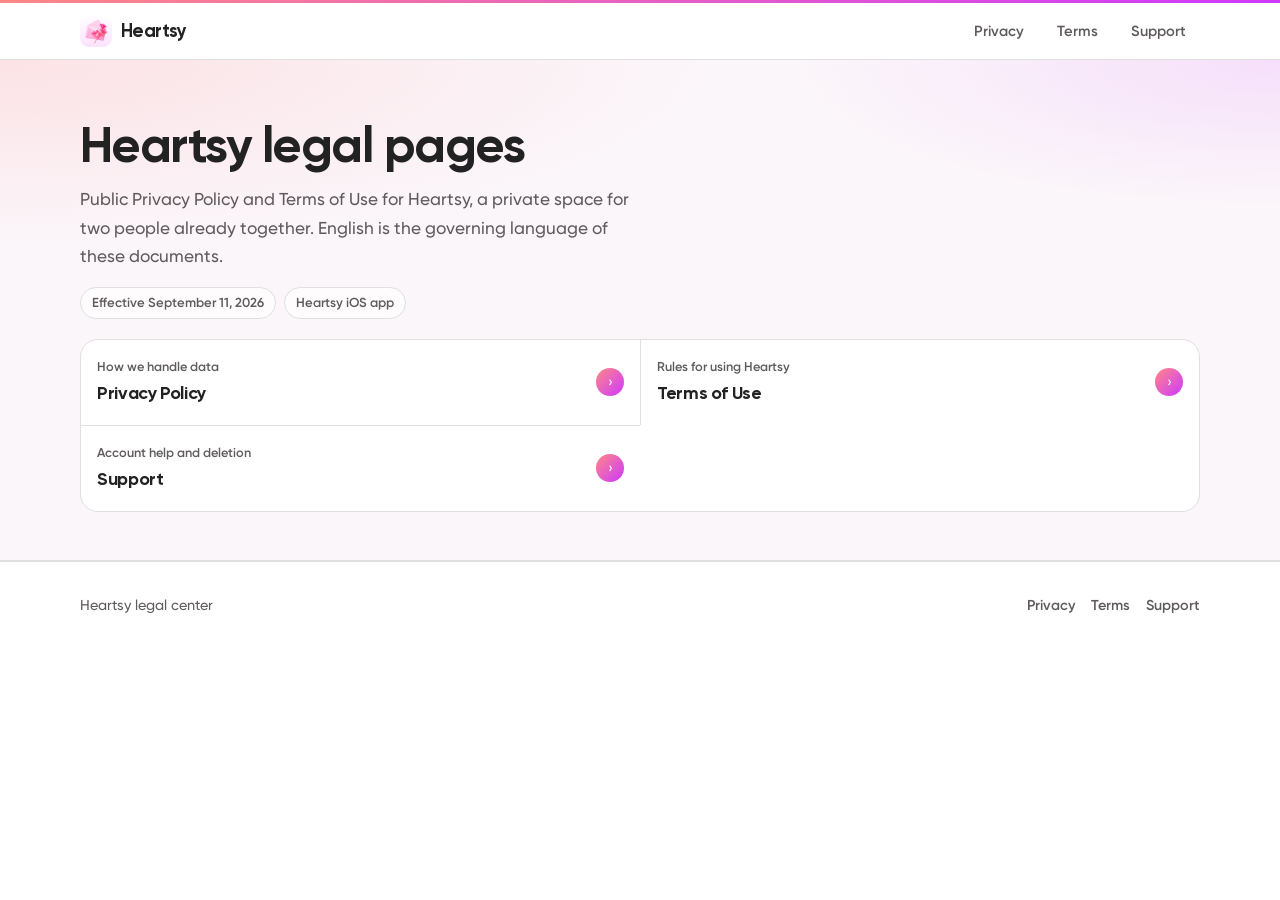
<file: index.html>
<!DOCTYPE html>
<html lang="en">
  <head>
    <meta charset="utf-8" />
    <meta
      name="viewport"
      content="width=device-width, initial-scale=1, viewport-fit=cover"
    />
    <title>Heartsy Legal</title>
    <meta
      name="description"
      content="Privacy Policy and Terms of Use for the Heartsy app."
    />
    <meta name="theme-color" content="#fbf6fa" />
    <link rel="icon" type="image/png" href="./assets/heartsy_app_mark.png" />
    <link rel="apple-touch-icon" href="./assets/heartsy_app_mark.png" />
    <link rel="stylesheet" href="./styles.css?v=2" />
  </head>
  <body>
    <a class="skip" href="#content">Skip to content</a>
    <div class="hairline" aria-hidden="true"></div>
    <header class="site-header">
      <div class="wrap header-inner">
        <a class="brand" href="./index.html">
          <img
            class="mark"
            src="./assets/heartsy_app_mark.png"
            width="32"
            height="32"
            alt=""
          />
          <span class="name">Heartsy</span>
        </a>
        <nav class="nav" aria-label="Legal">
          <a href="./privacy.html">Privacy</a>
          <a href="./terms.html">Terms</a>
          <a href="./support.html">Support</a>
        </nav>
      </div>
    </header>

    <main id="content">
      <section class="hero">
        <div class="wrap">
          <h1>Heartsy legal pages</h1>
          <p>
            Public Privacy Policy and Terms of Use for Heartsy, a private
            space for two people already together. English is the governing
            language of these documents.
          </p>
          <div class="meta">
            <span>Effective September 11, 2026</span>
            <span>Heartsy iOS app</span>
          </div>
          <ol class="letters">
            <li>
              <a href="./privacy.html">
                <span class="kicker">How we handle data</span>
                <strong>Privacy Policy</strong>
                <span class="go" aria-hidden="true">›</span>
              </a>
            </li>
            <li>
              <a href="./terms.html">
                <span class="kicker">Rules for using Heartsy</span>
                <strong>Terms of Use</strong>
                <span class="go" aria-hidden="true">›</span>
              </a>
            </li>
            <li>
              <a href="./support.html">
                <span class="kicker">Account help and deletion</span>
                <strong>Support</strong>
                <span class="go" aria-hidden="true">›</span>
              </a>
            </li>
          </ol>
        </div>
      </section>
    </main>

    <footer class="site-footer">
      <div class="wrap footer-inner">
        <p>Heartsy legal center</p>
        <div class="footer-links">
          <a href="./privacy.html">Privacy</a>
          <a href="./terms.html">Terms</a>
          <a href="./support.html">Support</a>
        </div>
      </div>
    </footer>
  </body>
</html>
</file>
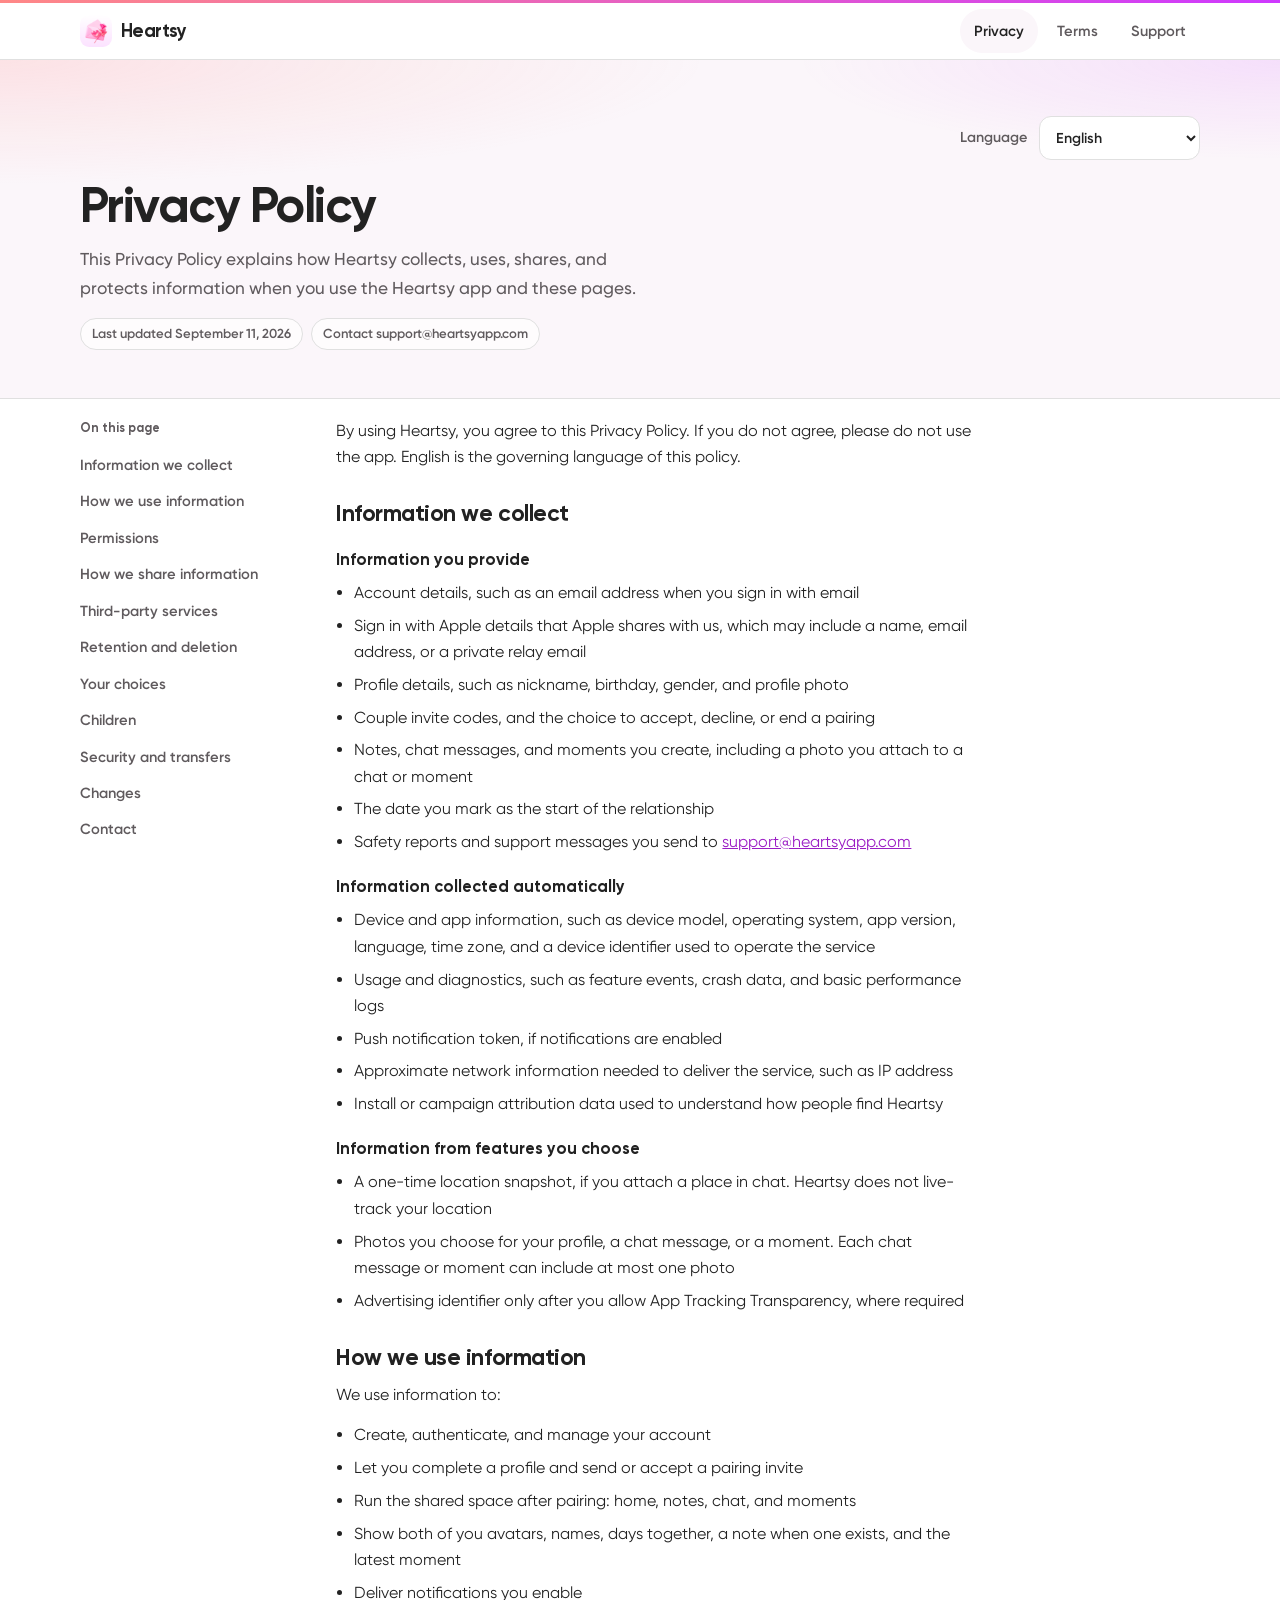
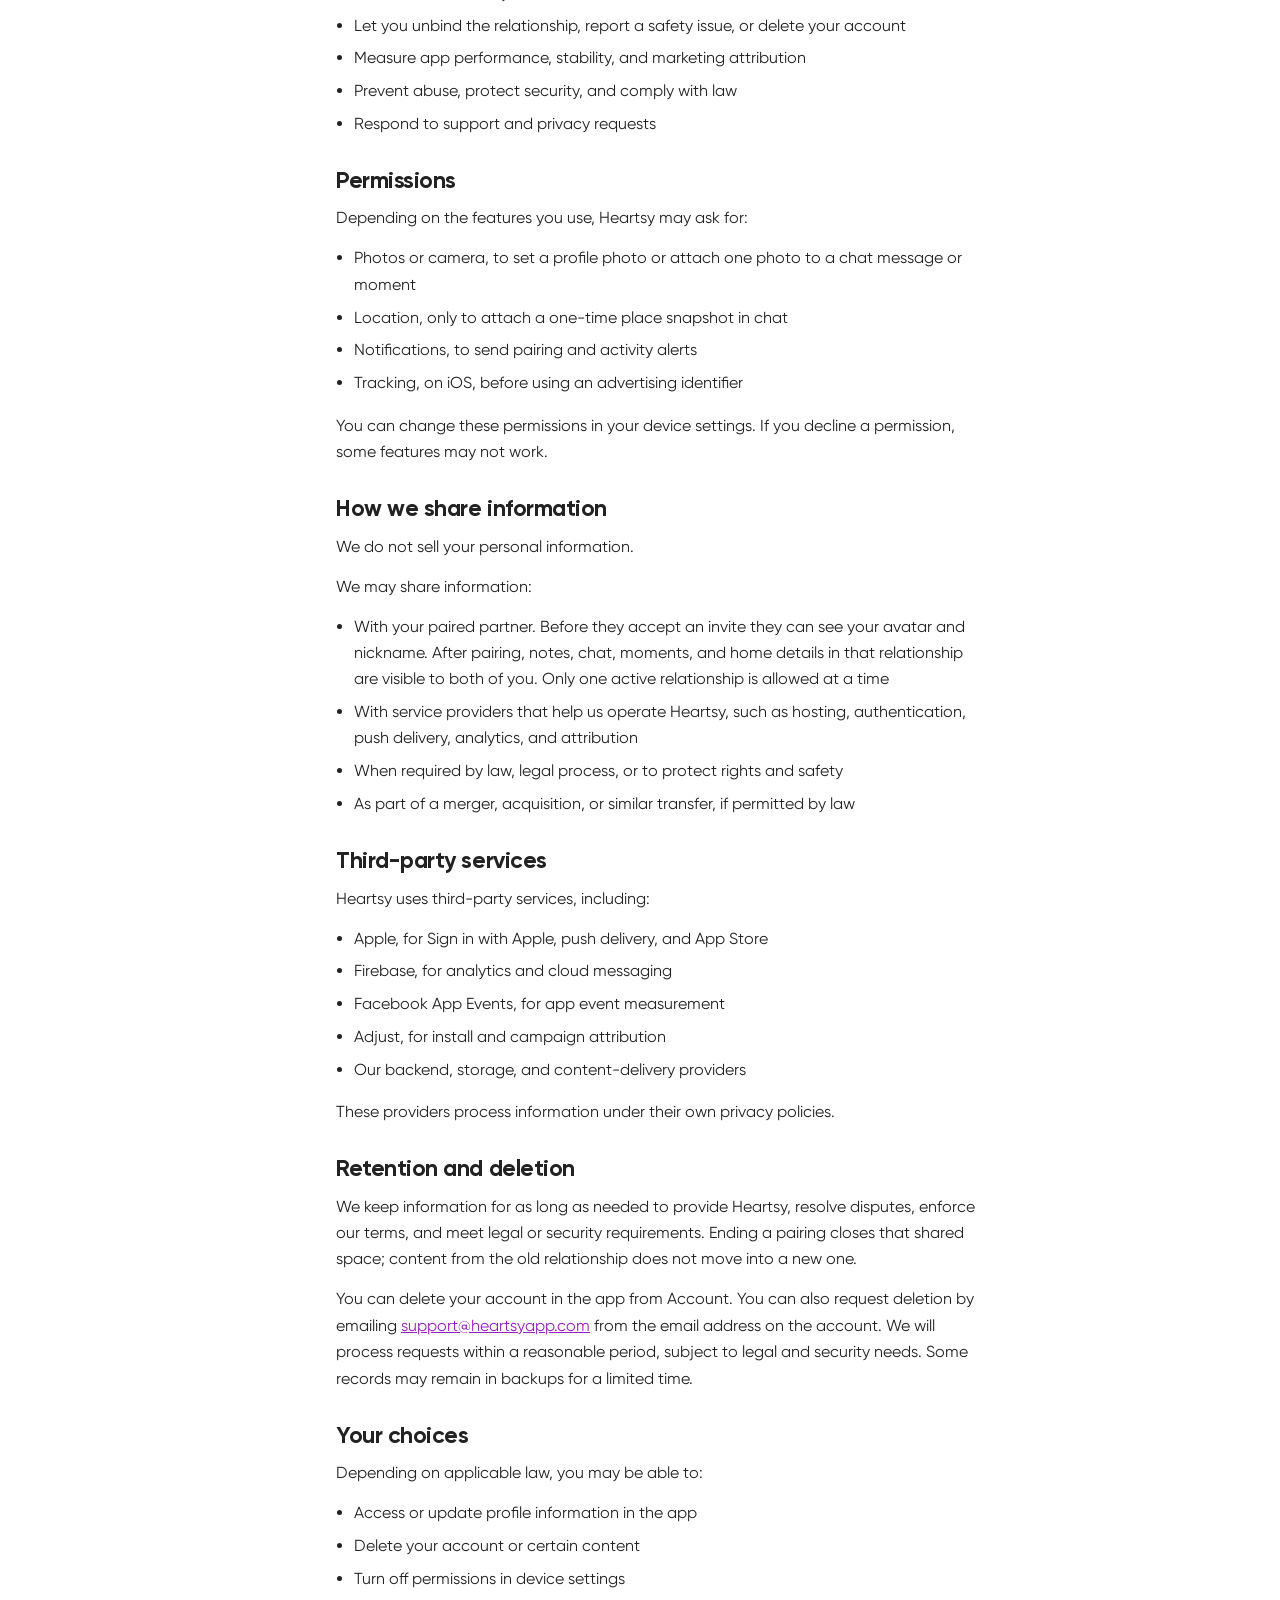
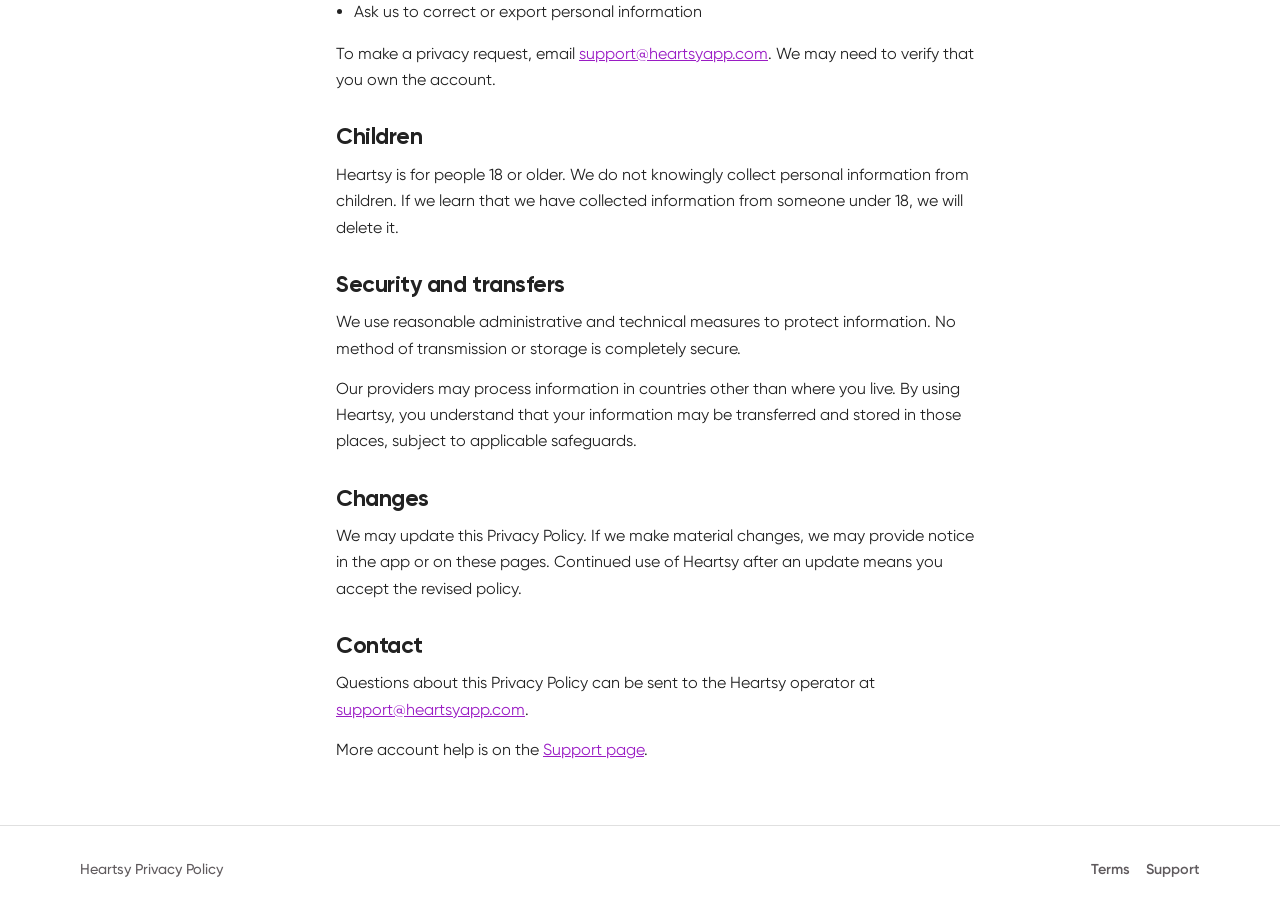
<file: privacy.html>
<!DOCTYPE html>
<html lang="en" data-legal-page="privacy" class="privacy-page">
  <head>
    <meta charset="utf-8" />
    <meta
      name="viewport"
      content="width=device-width, initial-scale=1, viewport-fit=cover"
    />
    <title>Heartsy Privacy Policy</title>
    <meta
      name="description"
      content="Privacy Policy for Heartsy, including the information we collect and how it is used."
    />
    <meta name="theme-color" content="#fbf6fa" />
    <link rel="icon" type="image/png" href="./assets/heartsy_app_mark.png" />
    <link rel="apple-touch-icon" href="./assets/heartsy_app_mark.png" />
    <link rel="stylesheet" href="./styles.css?v=5" />
    <script src="./legal-language.js?v=1" defer></script>
  </head>
  <body>
    <a class="skip" href="#content" data-i18n="m0">Skip to content</a>
    <div class="hairline" aria-hidden="true"></div>
    <header class="site-header">
      <div class="wrap header-inner">
        <a class="brand" href="./index.html">
          <img
            class="mark"
            src="./assets/heartsy_app_mark.png"
            width="32"
            height="32"
            alt=""
          />
          <span class="name">Heartsy</span>
        </a>
        <nav class="nav" aria-label="Legal">
          <a href="./privacy.html" aria-current="page" data-i18n="m1">Privacy</a>
          <a href="./terms.html" data-i18n="m2">Terms</a>
          <a href="./support.html" data-i18n="m3">Support</a>
        </nav>
      </div>
    </header>

    <main id="content">
      <section class="hero">
        <div class="wrap">
          <div class="language-control" hidden>
            <label for="legal-language">Language</label>
            <select id="legal-language" name="lang">
              <option value="en" lang="en">English</option>
              <option value="de" lang="de">Deutsch</option>
              <option value="es" lang="es">Español</option>
              <option value="fr" lang="fr">Français</option>
              <option value="pt-BR" lang="pt-BR">Português (Brasil)</option>
            </select>
          </div>
          <h1 data-i18n="m4">Privacy Policy</h1>
          <p data-i18n="m5">
            This Privacy Policy explains how Heartsy collects, uses, shares,
            and protects information when you use the Heartsy app and these
            pages.
          </p>
          <div class="meta">
            <span data-i18n="m6">Last updated September 11, 2026</span>
            <span data-i18n="m7">Contact support@heartsyapp.com</span>
          </div>
        </div>
      </section>

      <section class="wrap doc-page">
        <div class="doc">
          <details class="toc toc-mobile">
            <summary data-i18n="m8">On this page</summary>
            <a href="#collect" data-i18n="m9">Information we collect</a>
            <a href="#use" data-i18n="m10">How we use information</a>
            <a href="#permissions" data-i18n="m11">Permissions</a>
            <a href="#share" data-i18n="m12">How we share information</a>
            <a href="#partners" data-i18n="m13">Third-party services</a>
            <a href="#retention" data-i18n="m14">Retention and deletion</a>
            <a href="#rights" data-i18n="m15">Your choices</a>
            <a href="#children" data-i18n="m16">Children</a>
            <a href="#security" data-i18n="m17">Security and transfers</a>
            <a href="#changes" data-i18n="m18">Changes</a>
            <a href="#contact" data-i18n="m19">Contact</a>
          </details>

          <aside class="toc toc-desktop" aria-label="On this page">
            <p data-i18n="m8">On this page</p>
            <a href="#collect" data-i18n="m9">Information we collect</a>
            <a href="#use" data-i18n="m10">How we use information</a>
            <a href="#permissions" data-i18n="m11">Permissions</a>
            <a href="#share" data-i18n="m12">How we share information</a>
            <a href="#partners" data-i18n="m13">Third-party services</a>
            <a href="#retention" data-i18n="m14">Retention and deletion</a>
            <a href="#rights" data-i18n="m15">Your choices</a>
            <a href="#children" data-i18n="m16">Children</a>
            <a href="#security" data-i18n="m17">Security and transfers</a>
            <a href="#changes" data-i18n="m18">Changes</a>
            <a href="#contact" data-i18n="m19">Contact</a>
          </aside>

          <article class="prose">
            <p data-i18n="m20">
              By using Heartsy, you agree to this Privacy Policy. If you do
              not agree, please do not use the app. English is the governing
              language of this policy.
            </p>

            <h2 id="collect" data-i18n="m9">Information we collect</h2>
            <h3 data-i18n="m21">Information you provide</h3>
            <ul>
              <li data-i18n="m22">
                Account details, such as an email address when you sign in
                with email
              </li>
              <li data-i18n="m23">
                Sign in with Apple details that Apple shares with us, which
                may include a name, email address, or a private relay email
              </li>
              <li data-i18n="m24">
                Profile details, such as nickname, birthday, gender, and
                profile photo
              </li>
              <li data-i18n="m25">
                Couple invite codes, and the choice to accept, decline, or
                end a pairing
              </li>
              <li data-i18n="m26">
                Notes, chat messages, and moments you create, including a
                photo you attach to a chat or moment
              </li>
              <li data-i18n="m27">
                The date you mark as the start of the relationship
              </li>
              <li data-i18n="m28">
                Safety reports and support messages you send to
                <a href="mailto:support@heartsyapp.com">support@heartsyapp.com</a>
              </li>
            </ul>

            <h3 data-i18n="m29">Information collected automatically</h3>
            <ul>
              <li data-i18n="m30">
                Device and app information, such as device model, operating
                system, app version, language, time zone, and a device
                identifier used to operate the service
              </li>
              <li data-i18n="m31">
                Usage and diagnostics, such as feature events, crash data,
                and basic performance logs
              </li>
              <li data-i18n="m32">Push notification token, if notifications are enabled</li>
              <li data-i18n="m33">
                Approximate network information needed to deliver the service,
                such as IP address
              </li>
              <li data-i18n="m34">
                Install or campaign attribution data used to understand how
                people find Heartsy
              </li>
            </ul>

            <h3 data-i18n="m35">Information from features you choose</h3>
            <ul>
              <li data-i18n="m36">
                A one-time location snapshot, if you attach a place in chat.
                Heartsy does not live-track your location
              </li>
              <li data-i18n="m37">
                Photos you choose for your profile, a chat message, or a
                moment. Each chat message or moment can include at most one
                photo
              </li>
              <li data-i18n="m38">
                Advertising identifier only after you allow App Tracking
                Transparency, where required
              </li>
            </ul>

            <h2 id="use" data-i18n="m10">How we use information</h2>
            <p data-i18n="m39">We use information to:</p>
            <ul>
              <li data-i18n="m40">Create, authenticate, and manage your account</li>
              <li data-i18n="m41">Let you complete a profile and send or accept a pairing invite</li>
              <li data-i18n="m42">
                Run the shared space after pairing: home, notes, chat, and
                moments
              </li>
              <li data-i18n="m43">
                Show both of you avatars, names, days together, a note when
                one exists, and the latest moment
              </li>
              <li data-i18n="m44">Deliver notifications you enable</li>
              <li data-i18n="m45">
                Let you unbind the relationship, report a safety issue, or
                delete your account
              </li>
              <li data-i18n="m46">Measure app performance, stability, and marketing attribution</li>
              <li data-i18n="m47">Prevent abuse, protect security, and comply with law</li>
              <li data-i18n="m48">Respond to support and privacy requests</li>
            </ul>

            <h2 id="permissions" data-i18n="m11">Permissions</h2>
            <p data-i18n="m49">Depending on the features you use, Heartsy may ask for:</p>
            <ul>
              <li data-i18n="m50">
                Photos or camera, to set a profile photo or attach one photo
                to a chat message or moment
              </li>
              <li data-i18n="m51">
                Location, only to attach a one-time place snapshot in chat
              </li>
              <li data-i18n="m52">Notifications, to send pairing and activity alerts</li>
              <li data-i18n="m53">Tracking, on iOS, before using an advertising identifier</li>
            </ul>
            <p data-i18n="m54">
              You can change these permissions in your device settings. If you
              decline a permission, some features may not work.
            </p>

            <h2 id="share" data-i18n="m12">How we share information</h2>
            <p data-i18n="m55">We do not sell your personal information.</p>
            <p data-i18n="m56">We may share information:</p>
            <ul>
              <li data-i18n="m57">
                With your paired partner. Before they accept an invite they
                can see your avatar and nickname. After pairing, notes, chat,
                moments, and home details in that relationship are visible to
                both of you. Only one active relationship is allowed at a
                time
              </li>
              <li data-i18n="m58">
                With service providers that help us operate Heartsy, such as
                hosting, authentication, push delivery, analytics, and
                attribution
              </li>
              <li data-i18n="m59">
                When required by law, legal process, or to protect rights and
                safety
              </li>
              <li data-i18n="m60">
                As part of a merger, acquisition, or similar transfer, if
                permitted by law
              </li>
            </ul>

            <h2 id="partners" data-i18n="m13">Third-party services</h2>
            <p data-i18n="m61">Heartsy uses third-party services, including:</p>
            <ul>
              <li data-i18n="m62">Apple, for Sign in with Apple, push delivery, and App Store</li>
              <li data-i18n="m63">Firebase, for analytics and cloud messaging</li>
              <li data-i18n="m64">Facebook App Events, for app event measurement</li>
              <li data-i18n="m65">Adjust, for install and campaign attribution</li>
              <li data-i18n="m66">Our backend, storage, and content-delivery providers</li>
            </ul>
            <p data-i18n="m67">
              These providers process information under their own privacy
              policies.
            </p>

            <h2 id="retention" data-i18n="m14">Retention and deletion</h2>
            <p data-i18n="m68">
              We keep information for as long as needed to provide Heartsy,
              resolve disputes, enforce our terms, and meet legal or security
              requirements. Ending a pairing closes that shared space; content
              from the old relationship does not move into a new one.
            </p>
            <p data-i18n="m69">
              You can delete your account in the app from Account. You can
              also request deletion by emailing
              <a href="mailto:support@heartsyapp.com">support@heartsyapp.com</a>
              from the email address on the account. We will process requests
              within a reasonable period, subject to legal and security needs.
              Some records may remain in backups for a limited time.
            </p>

            <h2 id="rights" data-i18n="m15">Your choices</h2>
            <p data-i18n="m70">Depending on applicable law, you may be able to:</p>
            <ul>
              <li data-i18n="m71">Access or update profile information in the app</li>
              <li data-i18n="m72">Delete your account or certain content</li>
              <li data-i18n="m73">Turn off permissions in device settings</li>
              <li data-i18n="m74">Ask us to correct or export personal information</li>
            </ul>
            <p data-i18n="m75">
              To make a privacy request, email
              <a href="mailto:support@heartsyapp.com">support@heartsyapp.com</a>.
              We may need to verify that you own the account.
            </p>

            <h2 id="children" data-i18n="m16">Children</h2>
            <p data-i18n="m76">
              Heartsy is for people 18 or older. We do not knowingly collect
              personal information from children. If we learn that we have
              collected information from someone under 18, we will delete it.
            </p>

            <h2 id="security" data-i18n="m17">Security and transfers</h2>
            <p data-i18n="m77">
              We use reasonable administrative and technical measures to
              protect information. No method of transmission or storage is
              completely secure.
            </p>
            <p data-i18n="m78">
              Our providers may process information in countries other than
              where you live. By using Heartsy, you understand that your
              information may be transferred and stored in those places,
              subject to applicable safeguards.
            </p>

            <h2 id="changes" data-i18n="m18">Changes</h2>
            <p data-i18n="m79">
              We may update this Privacy Policy. If we make material changes,
              we may provide notice in the app or on these pages. Continued
              use of Heartsy after an update means you accept the revised
              policy.
            </p>

            <h2 id="contact" data-i18n="m19">Contact</h2>
            <p data-i18n="m80">
              Questions about this Privacy Policy can be sent to the Heartsy
              operator at
              <a href="mailto:support@heartsyapp.com">support@heartsyapp.com</a>.
            </p>
            <p data-i18n="m81">
              More account help is on the
              <a href="./support.html">Support page</a>.
            </p>
          </article>
        </div>
      </section>
    </main>

    <footer class="site-footer">
      <div class="wrap footer-inner">
        <p data-i18n="m82">Heartsy Privacy Policy</p>
        <div class="footer-links">
          <a href="./terms.html" data-i18n="m2">Terms</a>
          <a href="./support.html" data-i18n="m3">Support</a>
        </div>
      </div>
    </footer>
  </body>
</html>
</file>
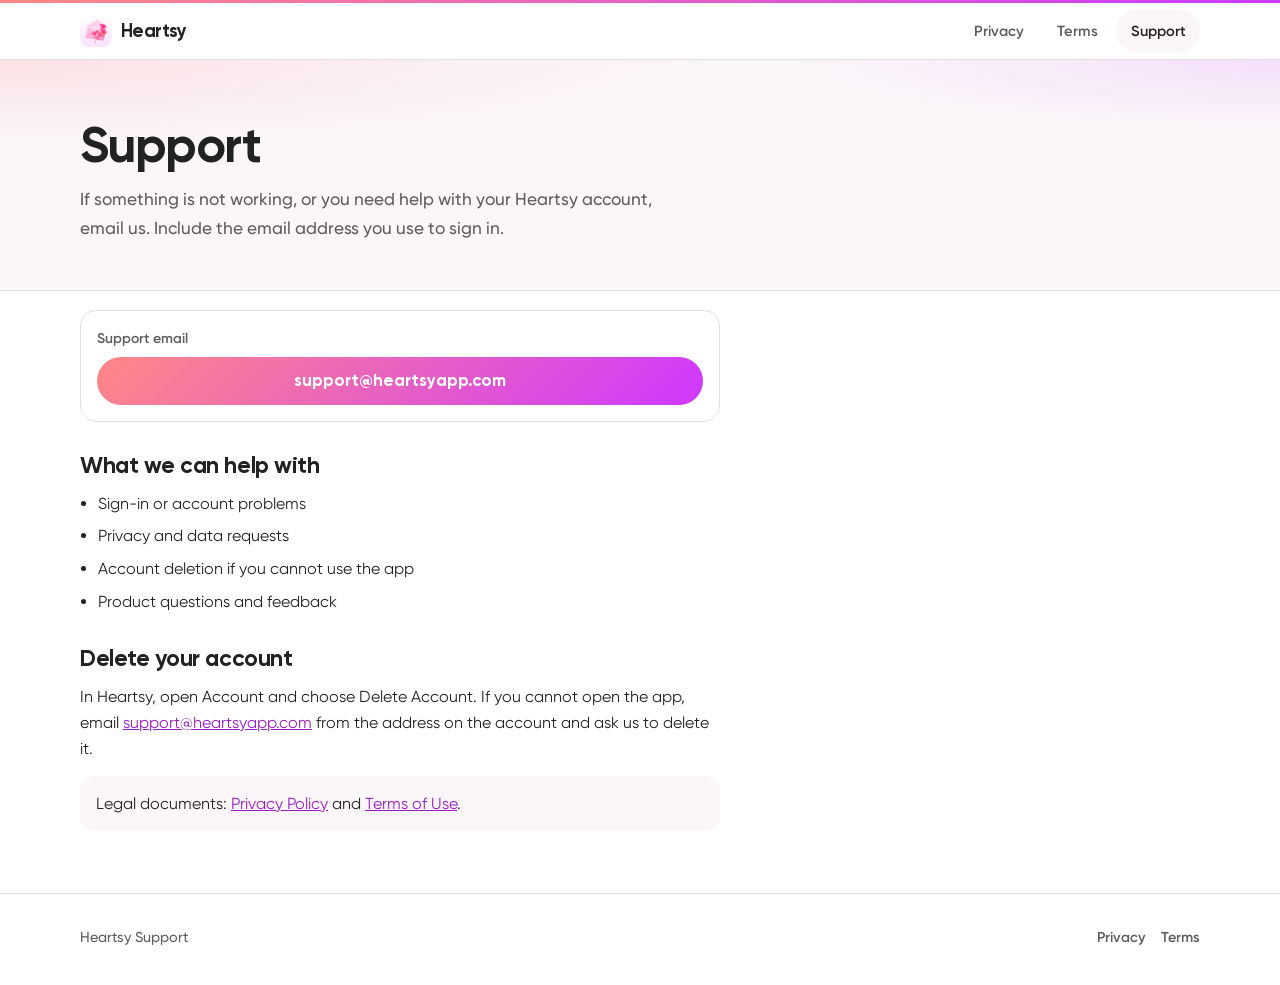
<file: support.html>
<!DOCTYPE html>
<html lang="en" class="support-page">
  <head>
    <meta charset="utf-8" />
    <meta
      name="viewport"
      content="width=device-width, initial-scale=1, viewport-fit=cover"
    />
    <title>Heartsy Support</title>
    <meta
      name="description"
      content="Support for Heartsy. Email support@heartsyapp.com for account, privacy, or product help."
    />
    <meta name="theme-color" content="#fbf6fa" />
    <link rel="icon" type="image/png" href="./assets/heartsy_app_mark.png" />
    <link rel="apple-touch-icon" href="./assets/heartsy_app_mark.png" />
    <link rel="stylesheet" href="./styles.css?v=5" />
  </head>
  <body>
    <a class="skip" href="#content">Skip to content</a>
    <div class="hairline" aria-hidden="true"></div>
    <header class="site-header">
      <div class="wrap header-inner">
        <a class="brand" href="./index.html">
          <img
            class="mark"
            src="./assets/heartsy_app_mark.png"
            width="32"
            height="32"
            alt=""
          />
          <span class="name">Heartsy</span>
        </a>
        <nav class="nav" aria-label="Legal">
          <a href="./privacy.html">Privacy</a>
          <a href="./terms.html">Terms</a>
          <a href="./support.html" aria-current="page">Support</a>
        </nav>
      </div>
    </header>

    <main id="content">
      <section class="hero">
        <div class="wrap">
          <h1>Support</h1>
          <p>
            If something is not working, or you need help with your Heartsy
            account, email us. Include the email address you use to sign in.
          </p>
        </div>
      </section>

      <section class="wrap doc-page">
        <article class="prose">
          <div class="mail">
            <span>Support email</span>
            <a href="mailto:support@heartsyapp.com">support@heartsyapp.com</a>
          </div>

          <h2>What we can help with</h2>
          <ul>
            <li>Sign-in or account problems</li>
            <li>Privacy and data requests</li>
            <li>Account deletion if you cannot use the app</li>
            <li>Product questions and feedback</li>
          </ul>

          <h2>Delete your account</h2>
          <p>
            In Heartsy, open Account and choose Delete Account. If you cannot
            open the app, email
            <a href="mailto:support@heartsyapp.com?subject=Heartsy%20account%20deletion">support@heartsyapp.com</a>
            from the address on the account and ask us to delete it.
          </p>

          <p class="note">
            Legal documents:
            <a href="./privacy.html">Privacy Policy</a>
            and
            <a href="./terms.html">Terms of Use</a>.
          </p>
        </article>
      </section>
    </main>

    <footer class="site-footer">
      <div class="wrap footer-inner">
        <p>Heartsy Support</p>
        <div class="footer-links">
          <a href="./privacy.html">Privacy</a>
          <a href="./terms.html">Terms</a>
        </div>
      </div>
    </footer>
  </body>
</html>
</file>
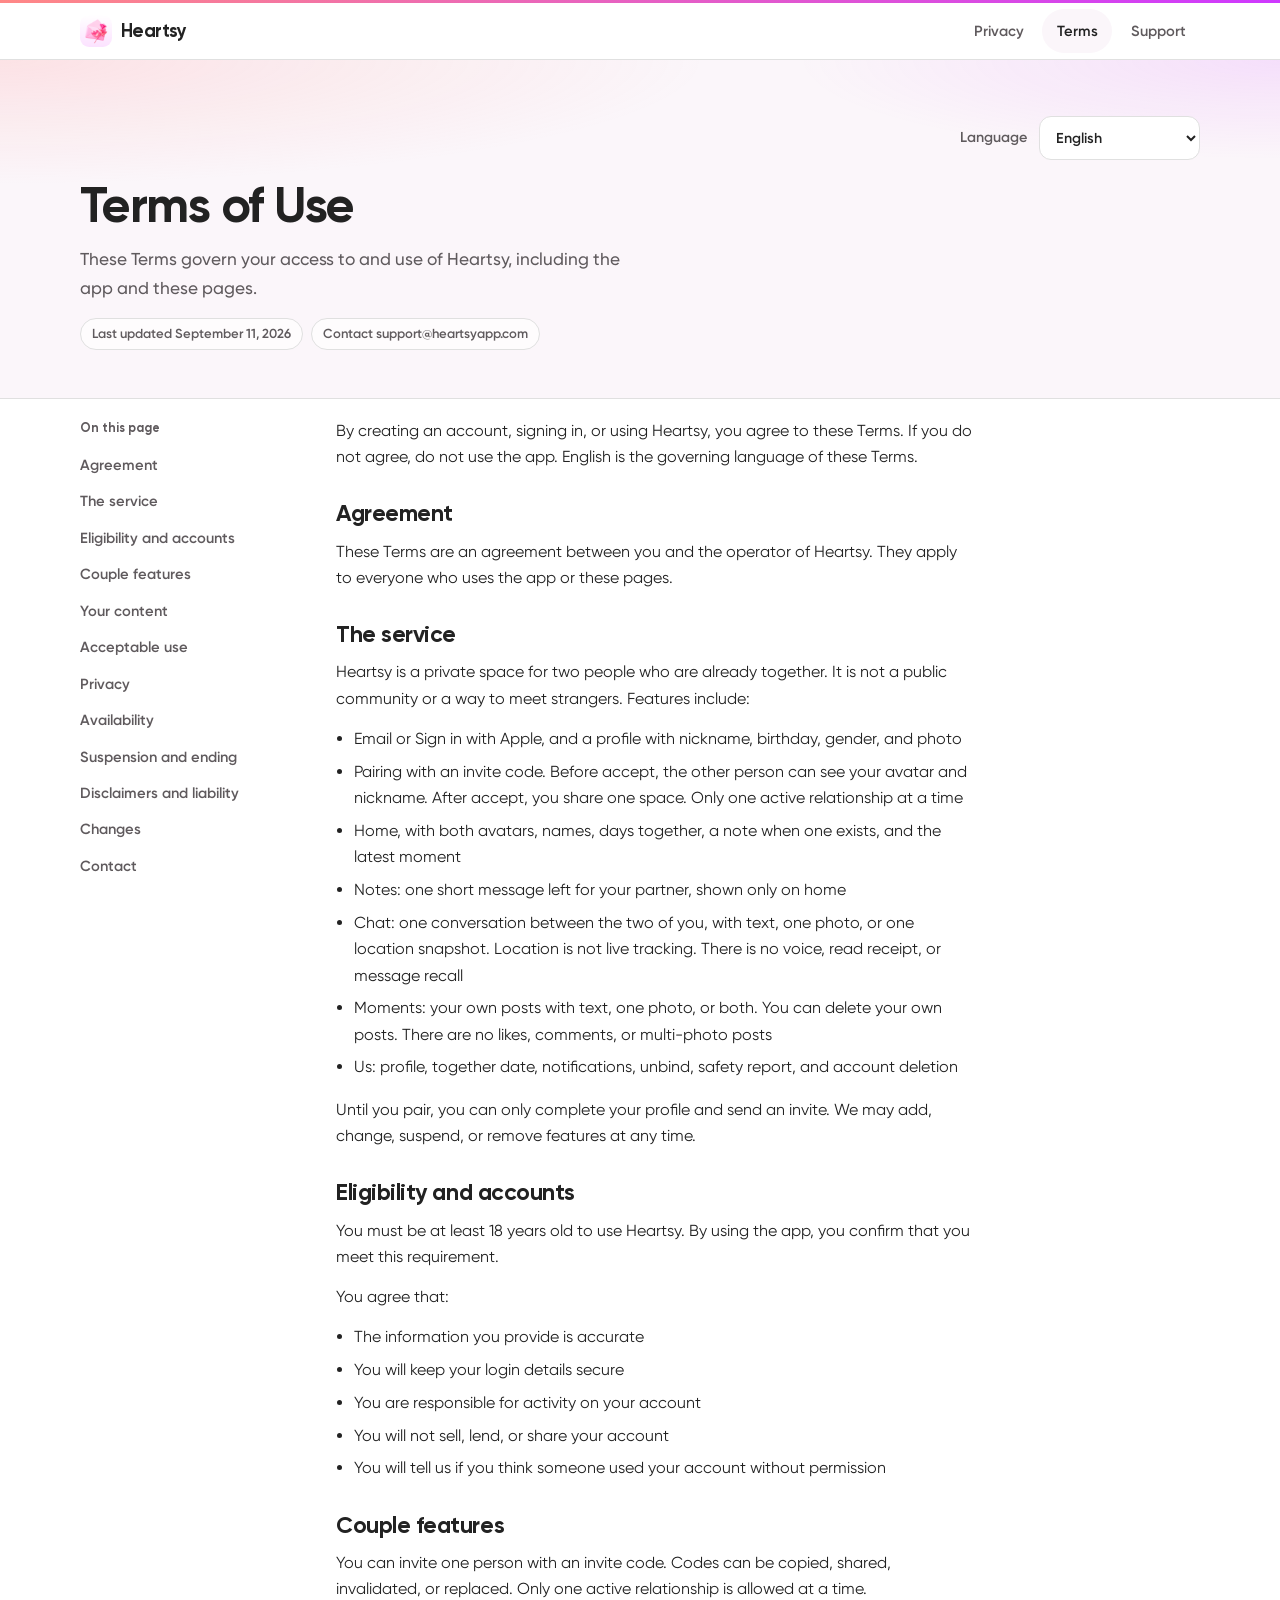
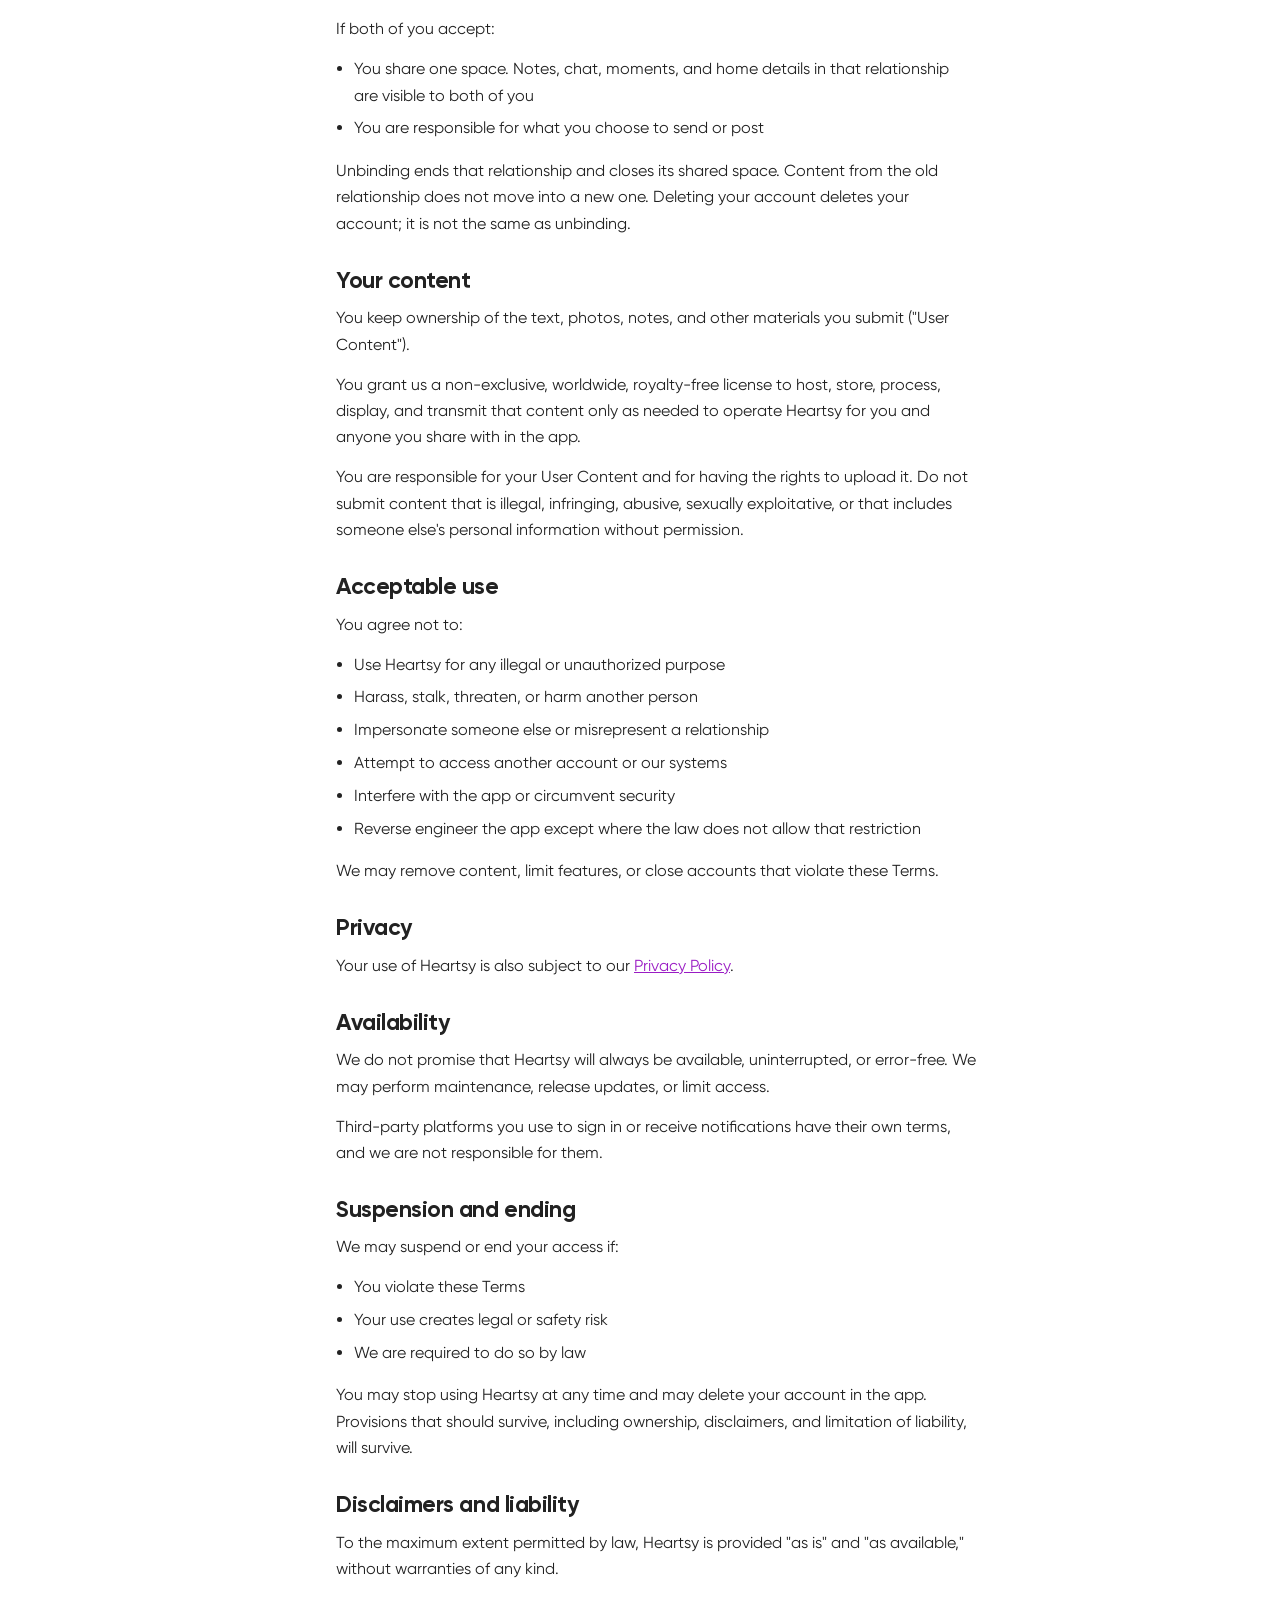
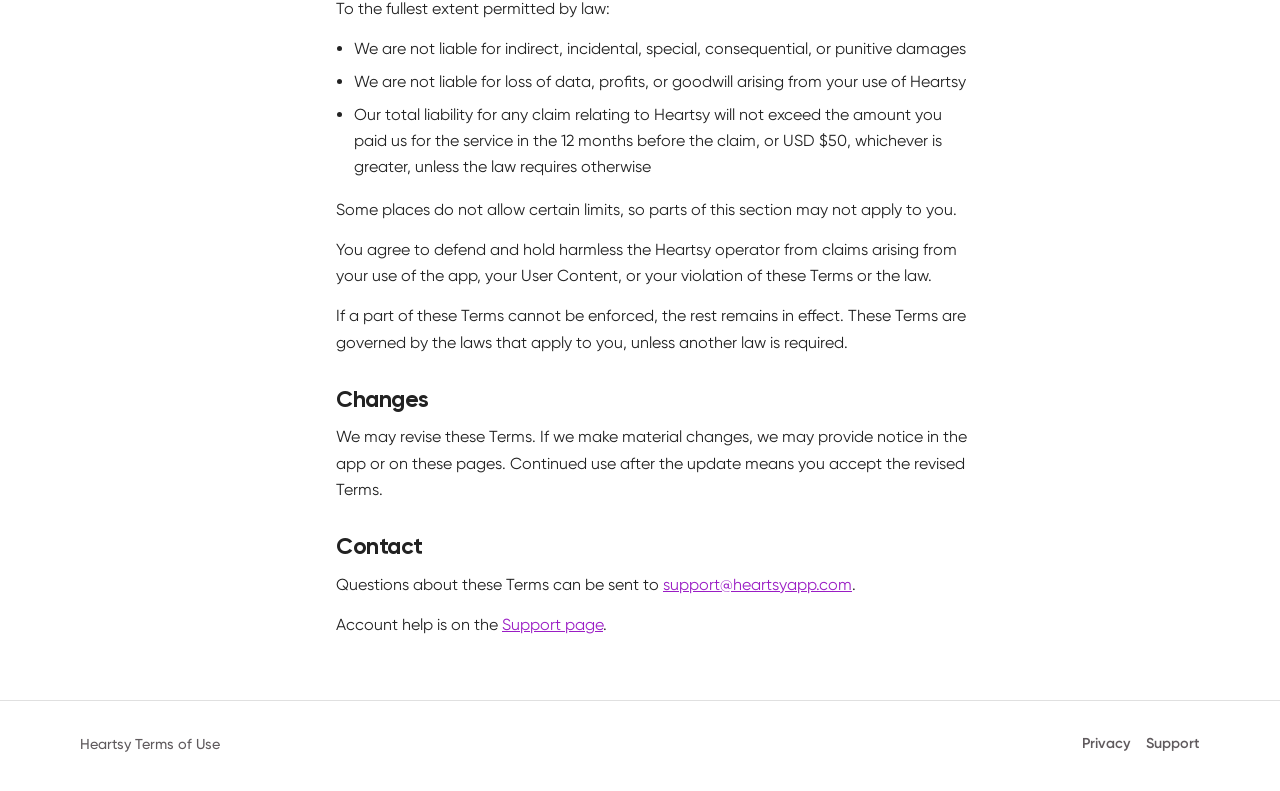
<file: terms.html>
<!DOCTYPE html>
<html lang="en" data-legal-page="terms" class="terms-page">
  <head>
    <meta charset="utf-8" />
    <meta
      name="viewport"
      content="width=device-width, initial-scale=1, viewport-fit=cover"
    />
    <title>Heartsy Terms of Use</title>
    <meta
      name="description"
      content="Terms of Use for the Heartsy app."
    />
    <meta name="theme-color" content="#fbf6fa" />
    <link rel="icon" type="image/png" href="./assets/heartsy_app_mark.png" />
    <link rel="apple-touch-icon" href="./assets/heartsy_app_mark.png" />
    <link rel="stylesheet" href="./styles.css?v=5" />
    <script src="./legal-language.js?v=1" defer></script>
  </head>
  <body>
    <a class="skip" href="#content" data-i18n="m0">Skip to content</a>
    <div class="hairline" aria-hidden="true"></div>
    <header class="site-header">
      <div class="wrap header-inner">
        <a class="brand" href="./index.html">
          <img
            class="mark"
            src="./assets/heartsy_app_mark.png"
            width="32"
            height="32"
            alt=""
          />
          <span class="name">Heartsy</span>
        </a>
        <nav class="nav" aria-label="Legal">
          <a href="./privacy.html" data-i18n="m1">Privacy</a>
          <a href="./terms.html" aria-current="page" data-i18n="m2">Terms</a>
          <a href="./support.html" data-i18n="m3">Support</a>
        </nav>
      </div>
    </header>

    <main id="content">
      <section class="hero">
        <div class="wrap">
          <div class="language-control" hidden>
            <label for="legal-language">Language</label>
            <select id="legal-language" name="lang">
              <option value="en" lang="en">English</option>
              <option value="de" lang="de">Deutsch</option>
              <option value="es" lang="es">Español</option>
              <option value="fr" lang="fr">Français</option>
              <option value="pt-BR" lang="pt-BR">Português (Brasil)</option>
            </select>
          </div>
          <h1 data-i18n="m83">Terms of Use</h1>
          <p data-i18n="m84">
            These Terms govern your access to and use of Heartsy, including
            the app and these pages.
          </p>
          <div class="meta">
            <span data-i18n="m6">Last updated September 11, 2026</span>
            <span data-i18n="m7">Contact support@heartsyapp.com</span>
          </div>
        </div>
      </section>

      <section class="wrap doc-page">
        <div class="doc">
          <details class="toc toc-mobile">
            <summary data-i18n="m8">On this page</summary>
            <a href="#agreement" data-i18n="m85">Agreement</a>
            <a href="#service" data-i18n="m86">The service</a>
            <a href="#eligibility" data-i18n="m87">Eligibility and accounts</a>
            <a href="#couple" data-i18n="m88">Couple features</a>
            <a href="#content" data-i18n="m89">Your content</a>
            <a href="#conduct" data-i18n="m90">Acceptable use</a>
            <a href="#privacy" data-i18n="m1">Privacy</a>
            <a href="#availability" data-i18n="m91">Availability</a>
            <a href="#ending" data-i18n="m92">Suspension and ending</a>
            <a href="#legal" data-i18n="m93">Disclaimers and liability</a>
            <a href="#changes" data-i18n="m18">Changes</a>
            <a href="#contact" data-i18n="m19">Contact</a>
          </details>

          <aside class="toc toc-desktop" aria-label="On this page">
            <p data-i18n="m8">On this page</p>
            <a href="#agreement" data-i18n="m85">Agreement</a>
            <a href="#service" data-i18n="m86">The service</a>
            <a href="#eligibility" data-i18n="m87">Eligibility and accounts</a>
            <a href="#couple" data-i18n="m88">Couple features</a>
            <a href="#content" data-i18n="m89">Your content</a>
            <a href="#conduct" data-i18n="m90">Acceptable use</a>
            <a href="#privacy" data-i18n="m1">Privacy</a>
            <a href="#availability" data-i18n="m91">Availability</a>
            <a href="#ending" data-i18n="m92">Suspension and ending</a>
            <a href="#legal" data-i18n="m93">Disclaimers and liability</a>
            <a href="#changes" data-i18n="m18">Changes</a>
            <a href="#contact" data-i18n="m19">Contact</a>
          </aside>

          <article class="prose">
            <p data-i18n="m94">
              By creating an account, signing in, or using Heartsy, you agree
              to these Terms. If you do not agree, do not use the app. English
              is the governing language of these Terms.
            </p>

            <h2 id="agreement" data-i18n="m85">Agreement</h2>
            <p data-i18n="m95">
              These Terms are an agreement between you and the operator of
              Heartsy. They apply to everyone who uses the app or these
              pages.
            </p>

            <h2 id="service" data-i18n="m86">The service</h2>
            <p data-i18n="m96">
              Heartsy is a private space for two people who are already
              together. It is not a public community or a way to meet
              strangers. Features include:
            </p>
            <ul>
              <li data-i18n="m97">Email or Sign in with Apple, and a profile with nickname, birthday, gender, and photo</li>
              <li data-i18n="m98">Pairing with an invite code. Before accept, the other person can see your avatar and nickname. After accept, you share one space. Only one active relationship at a time</li>
              <li data-i18n="m99">Home, with both avatars, names, days together, a note when one exists, and the latest moment</li>
              <li data-i18n="m100">Notes: one short message left for your partner, shown only on home</li>
              <li data-i18n="m101">Chat: one conversation between the two of you, with text, one photo, or one location snapshot. Location is not live tracking. There is no voice, read receipt, or message recall</li>
              <li data-i18n="m102">Moments: your own posts with text, one photo, or both. You can delete your own posts. There are no likes, comments, or multi-photo posts</li>
              <li data-i18n="m103">Us: profile, together date, notifications, unbind, safety report, and account deletion</li>
            </ul>
            <p data-i18n="m104">
              Until you pair, you can only complete your profile and send an
              invite. We may add, change, suspend, or remove features at any
              time.
            </p>

            <h2 id="eligibility" data-i18n="m87">Eligibility and accounts</h2>
            <p data-i18n="m105">
              You must be at least 18 years old to use Heartsy. By using the
              app, you confirm that you meet this requirement.
            </p>
            <p data-i18n="m106">You agree that:</p>
            <ul>
              <li data-i18n="m107">The information you provide is accurate</li>
              <li data-i18n="m108">You will keep your login details secure</li>
              <li data-i18n="m109">You are responsible for activity on your account</li>
              <li data-i18n="m110">You will not sell, lend, or share your account</li>
              <li data-i18n="m111">
                You will tell us if you think someone used your account
                without permission
              </li>
            </ul>

            <h2 id="couple" data-i18n="m88">Couple features</h2>
            <p data-i18n="m112">
              You can invite one person with an invite code. Codes can be
              copied, shared, invalidated, or replaced. Only one active
              relationship is allowed at a time.
            </p>
            <p data-i18n="m113">If both of you accept:</p>
            <ul>
              <li data-i18n="m114">
                You share one space. Notes, chat, moments, and home details
                in that relationship are visible to both of you
              </li>
              <li data-i18n="m115">
                You are responsible for what you choose to send or post
              </li>
            </ul>
            <p data-i18n="m116">
              Unbinding ends that relationship and closes its shared space.
              Content from the old relationship does not move into a new one.
              Deleting your account deletes your account; it is not the same
              as unbinding.
            </p>

            <h2 id="content" data-i18n="m89">Your content</h2>
            <p data-i18n="m117">
              You keep ownership of the text, photos, notes, and other
              materials you submit ("User Content").
            </p>
            <p data-i18n="m118">
              You grant us a non-exclusive, worldwide, royalty-free license to
              host, store, process, display, and transmit that content only as
              needed to operate Heartsy for you and anyone you share with in
              the app.
            </p>
            <p data-i18n="m119">
              You are responsible for your User Content and for having the
              rights to upload it. Do not submit content that is illegal,
              infringing, abusive, sexually exploitative, or that includes
              someone else's personal information without permission.
            </p>

            <h2 id="conduct" data-i18n="m90">Acceptable use</h2>
            <p data-i18n="m120">You agree not to:</p>
            <ul>
              <li data-i18n="m121">Use Heartsy for any illegal or unauthorized purpose</li>
              <li data-i18n="m122">Harass, stalk, threaten, or harm another person</li>
              <li data-i18n="m123">Impersonate someone else or misrepresent a relationship</li>
              <li data-i18n="m124">Attempt to access another account or our systems</li>
              <li data-i18n="m125">Interfere with the app or circumvent security</li>
              <li data-i18n="m126">
                Reverse engineer the app except where the law does not allow
                that restriction
              </li>
            </ul>
            <p data-i18n="m127">
              We may remove content, limit features, or close accounts that
              violate these Terms.
            </p>

            <h2 id="privacy" data-i18n="m1">Privacy</h2>
            <p data-i18n="m128">
              Your use of Heartsy is also subject to our
              <a href="./privacy.html">Privacy Policy</a>.
            </p>

            <h2 id="availability" data-i18n="m91">Availability</h2>
            <p data-i18n="m129">
              We do not promise that Heartsy will always be available,
              uninterrupted, or error-free. We may perform maintenance,
              release updates, or limit access.
            </p>
            <p data-i18n="m130">
              Third-party platforms you use to sign in or receive
              notifications have their own terms, and we are not responsible
              for them.
            </p>

            <h2 id="ending" data-i18n="m92">Suspension and ending</h2>
            <p data-i18n="m131">We may suspend or end your access if:</p>
            <ul>
              <li data-i18n="m132">You violate these Terms</li>
              <li data-i18n="m133">Your use creates legal or safety risk</li>
              <li data-i18n="m134">We are required to do so by law</li>
            </ul>
            <p data-i18n="m135">
              You may stop using Heartsy at any time and may delete your
              account in the app. Provisions that should survive, including
              ownership, disclaimers, and limitation of liability, will
              survive.
            </p>

            <h2 id="legal" data-i18n="m93">Disclaimers and liability</h2>
            <p data-i18n="m136">
              To the maximum extent permitted by law, Heartsy is provided
              "as is" and "as available," without warranties of any kind.
            </p>
            <p data-i18n="m137">To the fullest extent permitted by law:</p>
            <ul>
              <li data-i18n="m138">
                We are not liable for indirect, incidental, special,
                consequential, or punitive damages
              </li>
              <li data-i18n="m139">
                We are not liable for loss of data, profits, or goodwill
                arising from your use of Heartsy
              </li>
              <li data-i18n="m140">
                Our total liability for any claim relating to Heartsy will not
                exceed the amount you paid us for the service in the 12 months
                before the claim, or USD $50, whichever is greater, unless the
                law requires otherwise
              </li>
            </ul>
            <p data-i18n="m141">
              Some places do not allow certain limits, so parts of this
              section may not apply to you.
            </p>
            <p data-i18n="m142">
              You agree to defend and hold harmless the Heartsy operator from
              claims arising from your use of the app, your User Content, or
              your violation of these Terms or the law.
            </p>
            <p data-i18n="m143">
              If a part of these Terms cannot be enforced, the rest remains in
              effect. These Terms are governed by the laws that apply to you,
              unless another law is required.
            </p>

            <h2 id="changes" data-i18n="m18">Changes</h2>
            <p data-i18n="m144">
              We may revise these Terms. If we make material changes, we may
              provide notice in the app or on these pages. Continued use after
              the update means you accept the revised Terms.
            </p>

            <h2 id="contact" data-i18n="m19">Contact</h2>
            <p data-i18n="m145">
              Questions about these Terms can be sent to
              <a href="mailto:support@heartsyapp.com">support@heartsyapp.com</a>.
            </p>
            <p data-i18n="m146">
              Account help is on the
              <a href="./support.html">Support page</a>.
            </p>
          </article>
        </div>
      </section>
    </main>

    <footer class="site-footer">
      <div class="wrap footer-inner">
        <p data-i18n="m147">Heartsy Terms of Use</p>
        <div class="footer-links">
          <a href="./privacy.html" data-i18n="m1">Privacy</a>
          <a href="./support.html" data-i18n="m3">Support</a>
        </div>
      </div>
    </footer>
  </body>
</html>
</file>
<file: styles.css>
@font-face {
  font-family: Gilroy;
  src: url("./assets/fonts/gilroy_regular.otf") format("opentype");
  font-weight: 400;
  font-style: normal;
  font-display: swap;
}

@font-face {
  font-family: Gilroy;
  src: url("./assets/fonts/gilroy_medium.otf") format("opentype");
  font-weight: 500;
  font-style: normal;
  font-display: swap;
}

@font-face {
  font-family: Gilroy;
  src: url("./assets/fonts/gilroy_semibold.otf") format("opentype");
  font-weight: 600;
  font-style: normal;
  font-display: swap;
}

@font-face {
  font-family: Gilroy;
  src: url("./assets/fonts/gilroy_bold.ttf") format("truetype");
  font-weight: 700;
  font-style: normal;
  font-display: swap;
}

:root {
  --paper: #ffffff;
  --blush: #fbf6fa;
  --ink: #222222;
  --hush: #5f5a5d;
  --line: #e0e0e0;
  --coral: #ff8886;
  --orchid: #ce38ff;
  --gradient: linear-gradient(135deg, #ff8886 0%, #ce38ff 100%);
  --radius: 18px;
  --wrap: 1120px;
  --read: 40rem;
  --header: 3.5rem;
  --space: clamp(1rem, 4.2vw, 1.75rem);
  --safe-top: env(safe-area-inset-top, 0px);
  --safe-right: env(safe-area-inset-right, 0px);
  --safe-bottom: env(safe-area-inset-bottom, 0px);
  --safe-left: env(safe-area-inset-left, 0px);
}

*,
*::before,
*::after {
  box-sizing: border-box;
}

html {
  scroll-behavior: smooth;
  scroll-padding-top: calc(var(--header) + var(--safe-top) + 0.75rem);
  -webkit-text-size-adjust: 100%;
  text-size-adjust: 100%;
}

html,
body {
  margin: 0;
  min-height: 100%;
}

body {
  font-family: Gilroy, "Segoe UI", system-ui, sans-serif;
  color: var(--ink);
  background: var(--paper);
  line-height: 1.65;
  overflow-x: hidden;
}

img {
  max-width: 100%;
  height: auto;
}

a {
  color: #9a1cc4;
}

a:hover {
  color: #ce38ff;
}

:focus-visible {
  outline: 2px solid var(--orchid);
  outline-offset: 3px;
}

.skip {
  position: absolute;
  left: 0.75rem;
  top: 0.75rem;
  z-index: 20;
  padding: 0.55rem 0.8rem;
  background: var(--ink);
  color: #fff;
  text-decoration: none;
  border-radius: 999px;
  transform: translateY(-200%);
}

.skip:focus {
  transform: none;
  color: #fff;
}

.wrap {
  width: min(100% - (var(--space) * 2), var(--wrap));
  margin-inline: auto;
  padding-left: var(--safe-left);
  padding-right: var(--safe-right);
}

.hairline {
  height: 3px;
  background: var(--gradient);
}

.site-header {
  position: sticky;
  top: 0;
  z-index: 10;
  background: rgba(255, 255, 255, 0.92);
  backdrop-filter: blur(14px);
  border-bottom: 1px solid var(--line);
  padding-top: var(--safe-top);
}

.header-inner {
  display: flex;
  flex-wrap: wrap;
  align-items: center;
  justify-content: space-between;
  gap: 0.35rem 1rem;
  min-height: var(--header);
  padding-block: 0.35rem;
}

.brand {
  display: inline-flex;
  align-items: center;
  gap: 0.55rem;
  min-height: 44px;
  text-decoration: none;
  color: var(--ink);
}

.brand .mark {
  width: 32px;
  height: 32px;
  border-radius: 9px;
  object-fit: cover;
  flex: 0 0 auto;
}

.brand .name {
  font-weight: 700;
  font-size: 1.15rem;
  letter-spacing: -0.03em;
  color: var(--ink);
}

.nav {
  display: flex;
  flex: 1 1 16rem;
  align-items: center;
  justify-content: stretch;
  gap: 0.2rem;
}

.nav a {
  flex: 1 1 0;
  display: inline-flex;
  align-items: center;
  justify-content: center;
  min-height: 44px;
  padding: 0.4rem 0.45rem;
  border-radius: 999px;
  text-decoration: none;
  color: var(--hush);
  font-size: 0.92rem;
  font-weight: 600;
}

.nav a[aria-current="page"],
.nav a:hover {
  color: var(--ink);
  background: var(--blush);
}

.hero {
  background:
    radial-gradient(120% 80% at 0% 0%, rgba(255, 136, 134, 0.18), transparent 46%),
    radial-gradient(90% 70% at 100% 0%, rgba(206, 56, 255, 0.12), transparent 42%),
    var(--blush);
  padding: clamp(1.5rem, 5vw, 3.5rem) 0 clamp(1.75rem, 4vw, 3rem);
  border-bottom: 1px solid var(--line);
}

.hero h1 {
  margin: 0 0 0.7rem;
  font-size: clamp(1.85rem, 7.2vw, 3.15rem);
  line-height: 1.15;
  letter-spacing: -0.03em;
  font-weight: 700;
  max-width: 12em;
}

.hero p {
  margin: 0;
  max-width: 36rem;
  color: var(--hush);
  font-size: clamp(0.98rem, 3.4vw, 1.08rem);
  font-weight: 500;
}

.meta {
  display: flex;
  flex-wrap: wrap;
  gap: 0.45rem;
  margin-top: 1rem;
}

.language-control {
  display: flex;
  flex-wrap: wrap;
  align-items: center;
  justify-content: flex-end;
  gap: 0.5rem 0.75rem;
  margin-bottom: 1rem;
  color: var(--hush);
  font-size: 0.9rem;
  font-weight: 600;
}

.language-control[hidden] {
  display: none;
}

.language-control select {
  max-width: 100%;
  min-height: 44px;
  padding: 0.5rem 0.75rem;
  border: 1px solid var(--line);
  border-radius: 12px;
  background: var(--paper);
  color: var(--ink);
  font: inherit;
  cursor: pointer;
}

.meta span {
  display: inline-flex;
  align-items: center;
  min-height: 2rem;
  padding: 0.2rem 0.7rem;
  border: 1px solid var(--line);
  border-radius: 999px;
  background: rgba(255, 255, 255, 0.7);
  color: var(--hush);
  font-size: 0.82rem;
  font-weight: 600;
}

.letters {
  list-style: none;
  margin: 1.25rem 0 0;
  padding: 0;
  background: var(--paper);
  border: 1px solid var(--line);
  border-radius: var(--radius);
  overflow: hidden;
}

.letters a {
  display: grid;
  grid-template-columns: minmax(0, 1fr) auto;
  gap: 0.15rem 0.8rem;
  padding: 1rem 1rem;
  min-height: 4.75rem;
  text-decoration: none;
  color: inherit;
  border-top: 1px solid var(--line);
}

.letters li:first-child a {
  border-top: 0;
}

.letters .kicker {
  grid-column: 1;
  color: var(--hush);
  font-size: 0.8rem;
  font-weight: 600;
}

.letters strong {
  grid-column: 1;
  font-size: 1.12rem;
  letter-spacing: -0.02em;
}

.letters .go {
  grid-column: 2;
  grid-row: 1 / span 2;
  align-self: center;
  width: 1.75rem;
  height: 1.75rem;
  border-radius: 999px;
  background: var(--gradient);
  color: #fff;
  display: grid;
  place-items: center;
  font-size: 0.95rem;
  line-height: 1;
}

.doc-page {
  padding: 1.15rem 0 3rem;
}

.doc {
  display: grid;
  grid-template-columns: minmax(0, 1fr);
  gap: 1rem;
}

.toc-desktop {
  display: none;
}

.toc-mobile {
  border: 1px solid var(--line);
  border-radius: 14px;
  background: var(--blush);
  padding: 0.15rem 0.85rem;
}

.toc-mobile > summary {
  display: flex;
  align-items: center;
  justify-content: space-between;
  min-height: 48px;
  cursor: pointer;
  font-weight: 700;
  list-style: none;
}

.toc-mobile > summary::-webkit-details-marker {
  display: none;
}

.toc-mobile > summary::after {
  content: "";
  width: 0.45rem;
  height: 0.45rem;
  border-right: 2px solid var(--ink);
  border-bottom: 2px solid var(--ink);
  transform: rotate(45deg);
  margin-top: -0.2rem;
}

.toc-mobile[open] > summary::after {
  transform: rotate(225deg);
  margin-top: 0.2rem;
}

.toc a {
  display: block;
  padding: 0.55rem 0;
  color: var(--hush);
  text-decoration: none;
  font-weight: 600;
  font-size: 0.92rem;
  border-top: 1px solid rgba(224, 224, 224, 0.8);
}

.toc a:hover {
  color: var(--ink);
}

.prose {
  min-width: 0;
  max-width: var(--read);
}

.prose h2 {
  margin: 1.8rem 0 0.65rem;
  font-size: clamp(1.15rem, 4.4vw, 1.45rem);
  line-height: 1.25;
  letter-spacing: -0.02em;
}

.prose h2:first-child {
  margin-top: 0.2rem;
}

.prose h3 {
  margin: 1.15rem 0 0.4rem;
  font-size: 1.02rem;
}

.prose p,
.prose li {
  font-size: 1rem;
  overflow-wrap: anywhere;
}

.prose p {
  margin: 0 0 0.85rem;
}

.prose ul,
.prose ol {
  margin: 0 0 1rem;
  padding-left: 1.15rem;
}

.prose li + li {
  margin-top: 0.4rem;
}

.prose strong {
  font-weight: 700;
}

.note {
  margin: 0 0 1rem;
  padding: 0.9rem 1rem;
  background: var(--blush);
  border-radius: 14px;
  color: var(--ink);
}

.mail {
  display: flex;
  flex-direction: column;
  gap: 0.45rem;
  margin: 0 0 1.25rem;
  padding: 1rem;
  border: 1px solid var(--line);
  border-radius: 16px;
  background: var(--paper);
}

.mail span {
  color: var(--hush);
  font-size: 0.88rem;
  font-weight: 600;
}

.mail a {
  display: inline-flex;
  align-items: center;
  justify-content: center;
  min-height: 48px;
  padding: 0.65rem 0.9rem;
  border-radius: 999px;
  background: var(--gradient);
  color: #fff;
  text-decoration: none;
  font-weight: 700;
  font-size: clamp(0.95rem, 3.8vw, 1.05rem);
  overflow-wrap: anywhere;
  text-align: center;
}

.mail a:hover {
  color: #fff;
}

.site-footer {
  border-top: 1px solid var(--line);
  padding: 1.1rem 0 calc(1.3rem + var(--safe-bottom));
  color: var(--hush);
  font-size: 0.9rem;
  font-weight: 500;
}

.footer-inner {
  display: flex;
  flex-wrap: wrap;
  gap: 0.5rem 1rem;
  justify-content: space-between;
  align-items: center;
}

.footer-links {
  display: flex;
  flex-wrap: wrap;
  gap: 0.75rem 1rem;
}

.footer-links a {
  min-height: 44px;
  display: inline-flex;
  align-items: center;
  text-decoration: none;
  color: var(--hush);
  font-weight: 600;
}

.footer-links a:hover {
  color: var(--ink);
}

@media (max-width: 719px) {
  :is(.privacy-page, .terms-page, .support-page) {
    --header: 0rem;
  }

  :is(.privacy-page, .terms-page, .support-page) .site-header,
  :is(.privacy-page, .terms-page, .support-page) .hairline {
    display: none;
  }

  :is(.privacy-page, .terms-page, .support-page) .hero {
    padding-top: calc(clamp(1.5rem, 5vw, 3.5rem) + var(--safe-top));
  }
}

@media (min-width: 720px) {
  .nav {
    flex: 0 0 auto;
    justify-content: flex-end;
    gap: 0.25rem;
  }

  .nav a {
    flex: 0 0 auto;
    padding-inline: 0.9rem;
  }

  .hero h1 {
    max-width: 18ch;
  }

  .letters {
    display: grid;
    grid-template-columns: 1fr 1fr;
  }

  .letters li:nth-child(2) a {
    border-top: 0;
    border-left: 1px solid var(--line);
  }

  .letters li:nth-child(n + 3) a {
    grid-column: 1 / -1;
  }
}

@media (min-width: 960px) {
  .doc {
    grid-template-columns: 13.5rem minmax(0, 1fr);
    gap: 2.5rem;
    align-items: start;
  }

  .toc-mobile {
    display: none;
  }

  .toc-desktop {
    display: block;
    position: sticky;
    top: calc(var(--header) + var(--safe-top) + 1rem);
    padding-right: 0.5rem;
  }

  .toc-desktop p {
    margin: 0 0 0.55rem;
    font-size: 0.78rem;
    font-weight: 700;
    color: var(--hush);
  }

  .toc-desktop a {
    border-top: 0;
    padding: 0.38rem 0;
  }
}

@media (prefers-reduced-motion: reduce) {
  html {
    scroll-behavior: auto;
  }
}
</file>
